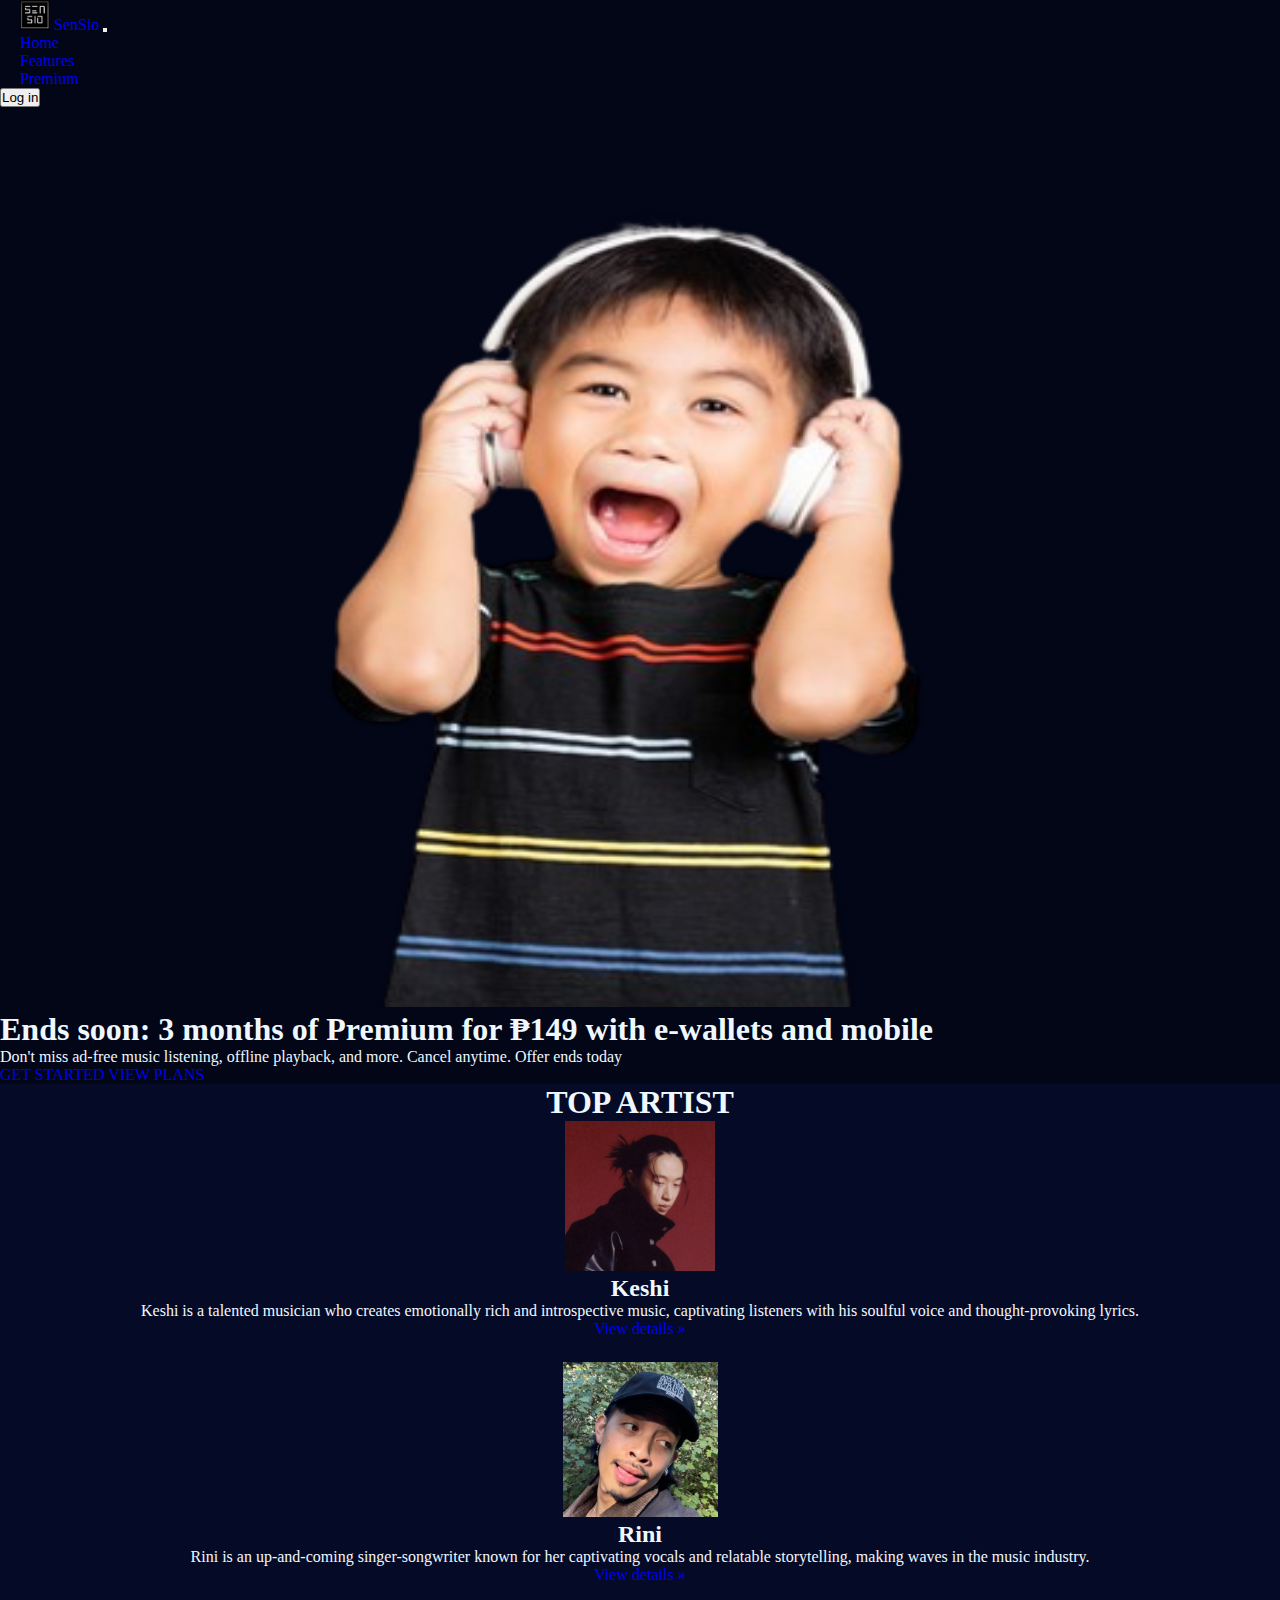
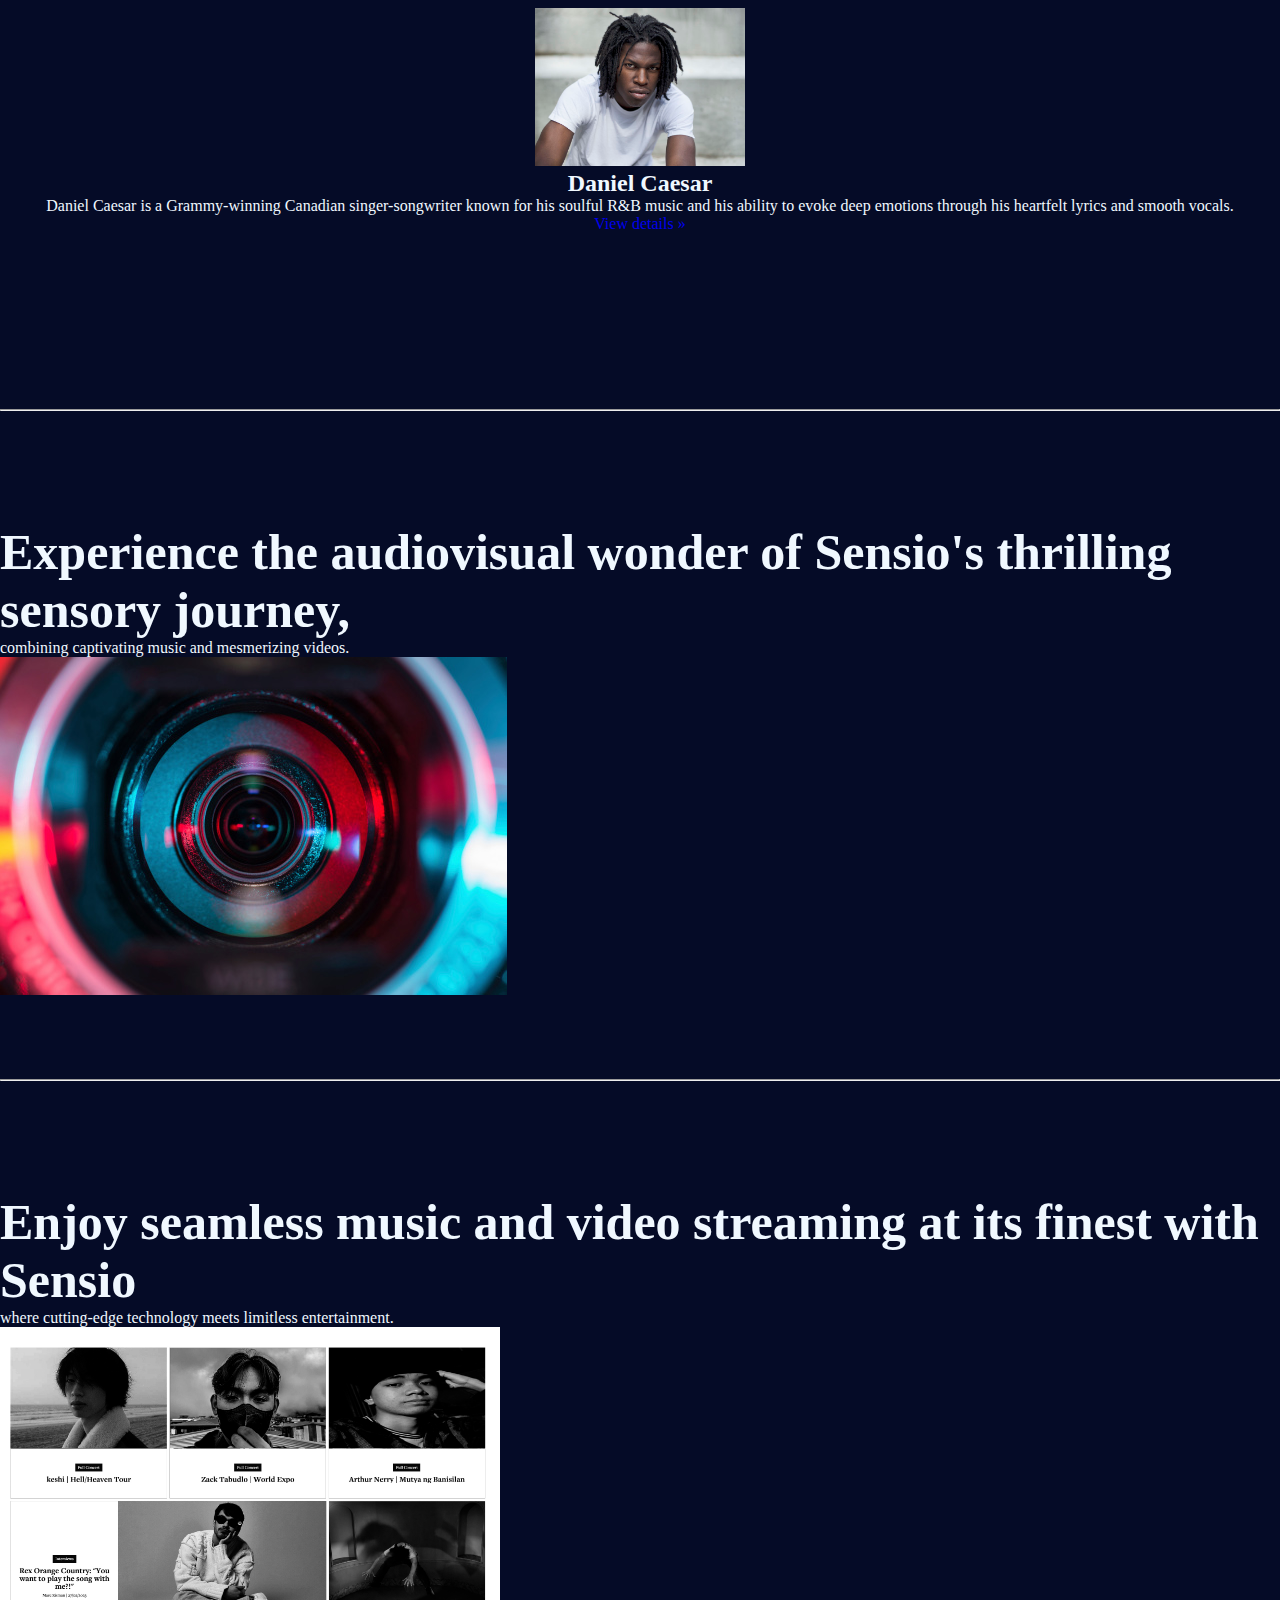
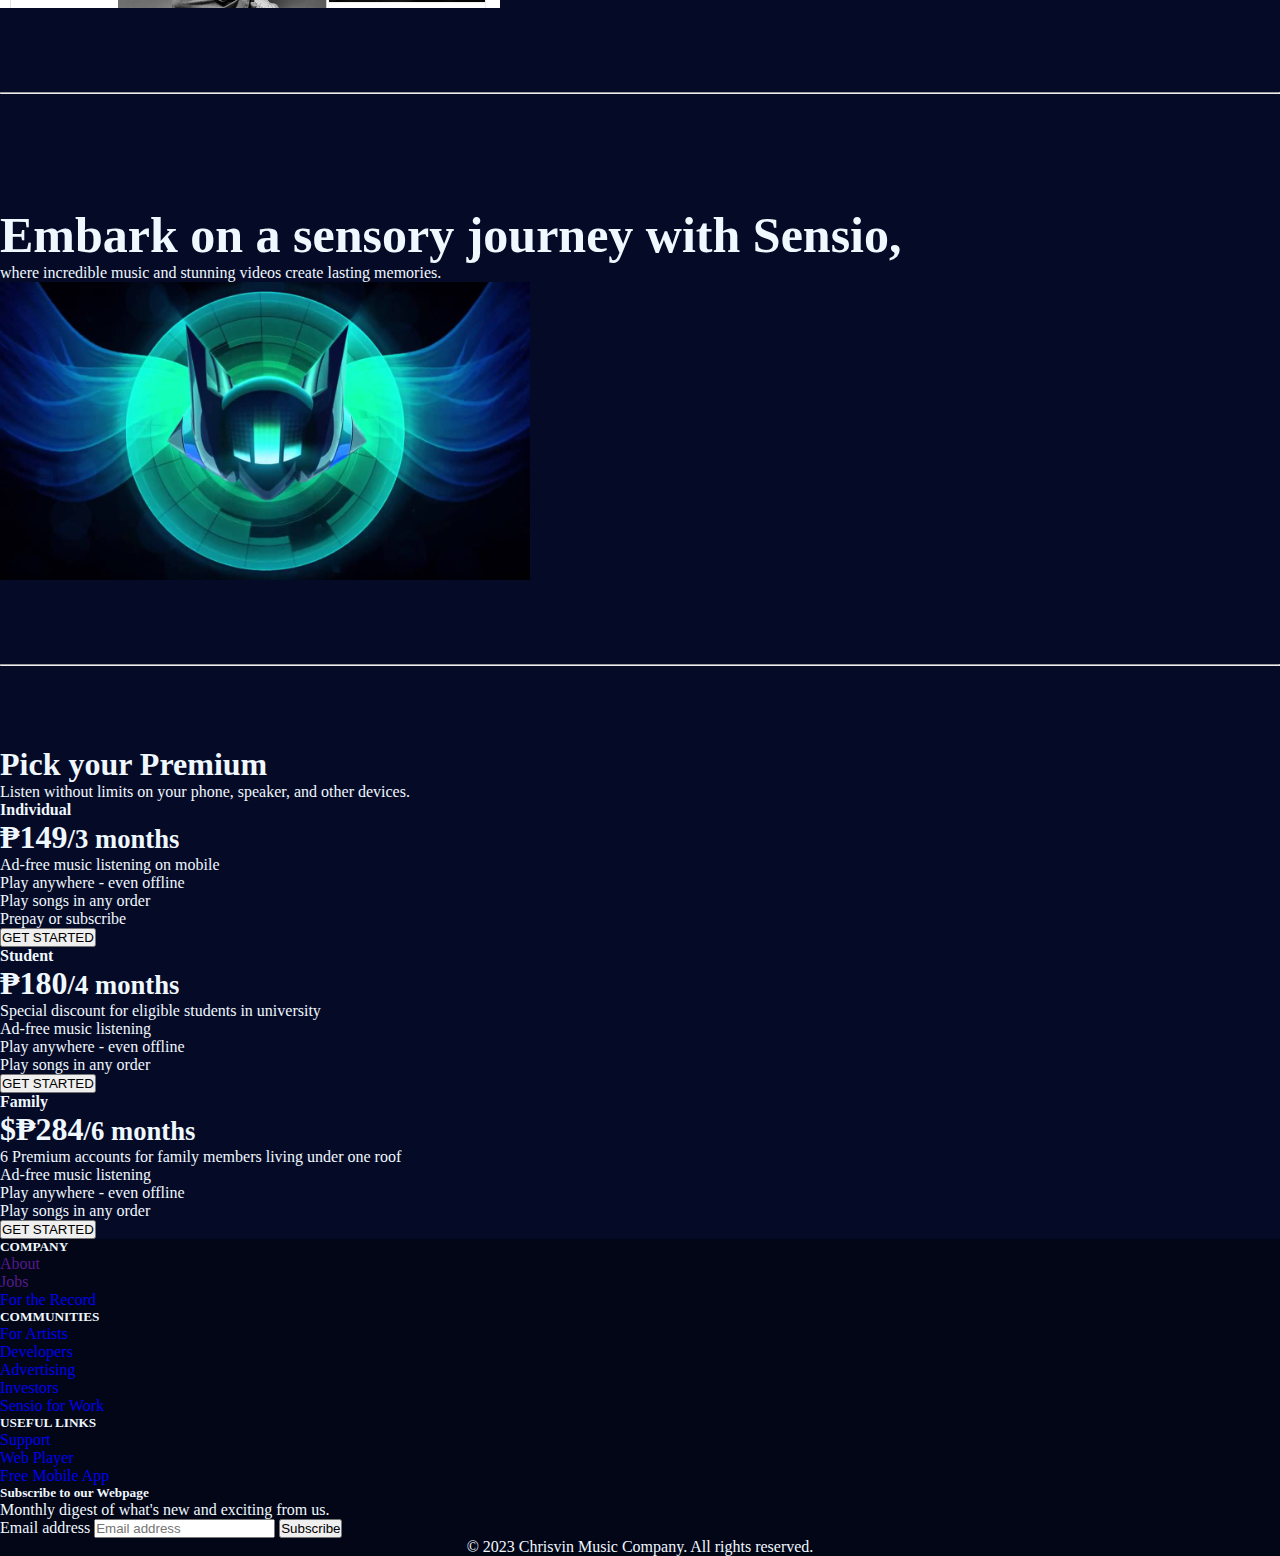
<file: index.html>
<!DOCTYPE html>
<html lang="en">
<head>
    <meta charset="UTF-8">
    <meta http-equiv="X-UA-Compatible" content="IE=edge">
    <meta name="viewport" content="width=hell, initial-scale=1.0">
    <title>SenSio </title>
    <link rel="shortcut icon" href="sensio-logo.png" type="image/x-icon">
    <link rel="stylesheet" href="sensiopage.css">
    <link rel="stylesheet" href="slider.css">
    <link href="https://cdn.jsdelivr.net/npm/bootstrap@5.3.0-alpha3/dist/css/bootstrap.min.css" rel="stylesheet" integrity="sha384-KK94CHFLLe+nY2dmCWGMq91rCGa5gtU4mk92HdvYe+M/SXH301p5ILy+dN9+nJOZ" crossorigin="anonymous">
    <link rel="stylesheet" href="https://cdn.jsdelivr.net/npm/bootstrap-icons@1.10.5/font/bootstrap-icons.css">

</head>
<body>

    <!-- navagation-->
    <header data-bs-theme="dark">
    <nav class="navbar navbar-expand-lg bg-body-tertiary fixed-top ">
        <div class="container">

                <!-- Logo and text-->
            <a class="navbar-brand ms-0" href="#">
                <img src="sensio-logo.png" alt="Logo" width="30" height="30" class="d-inline-block align-text-top">
                SenSio
              </a>

          <button class="navbar-toggler" type="button" data-bs-toggle="collapse" data-bs-target="#navbarScroll" aria-controls="navbarScroll" aria-expanded="false" aria-label="Toggle navigation">
            <span class="navbar-toggler-icon"></span>
          </button>
          <div class="collapse navbar-collapse" id="navbarScroll">
            <ul class="navbar-nav ms-auto my-2 my-lg-0 navbar-nav-scroll">

              <li class="nav-item">
                <a class="nav-link" href="#">Home</a>
              </li>
              <li class="nav-item">
                <a class="nav-link" href="#features">Features</a>
              </li>
              <li class="nav-item">
                <a class="nav-link" href="#premium">Premium</a>
              </li>
            </ul>
            <form class="d-flex ms-3" role="login">
              <button class="btn btn-success" type="button" onclick="location.href='login.html'">Log in</button>
            </form>
          </div>
        </div>
      </nav>

      

          </div>
        </form>

      </div>
    </header>




<!--hero-->
      <section>
        
        <div class="container col-xxl-8 px-6 py-4 pb-2">
          <div class="row flex-lg-row-reverse align-items-center g-5 py-5">
            <div class="col-10 col-sm-8 col-lg-6">
              <img src="heroto2.png" class="-block mx-lg-auto img-fluid" alt="Bootstrap Themes" width="1200" height="900" loading="lazy">
            </div>
            <div class="col-lg-6">
              <h1 class="display-5 fw-bold lh-1 mb-3">Ends soon: 3 months of <span class="text-warning">Premium</span> for ₱149 with e-wallets and mobile</h1>
              <p class="lead">Don't miss ad-free music listening, offline playback, and more. Cancel anytime.

                  Offer ends today</p>
              <div class="d-grid gap-2 d-md-flex justify-content-md-start">
                  <a href="#prem1" class="btn btn-success btn-lg px-4 me-md-2" onclick="location.href='login.html'">GET STARTED</a>
                  <a href="#premium" class="btn btn-outline-secondary btn-lg px-4">VIEW PLANS</a>       

              </div>
            </div>
          </div>
        </div>
      </section>

      <main data-bs-theme="dark">

      <div class="container marketing" id="artist">

        <h1 id="yoo" style="text-align: center;" class="px-4">TOP ARTIST</h1>

    
        <!-- Three columns of text below the carousel -->
        <div class="row">
          <div class="col-lg-4">
            <img src="pro1.jpg" alt="" width="150px">
            <h2 class="fw-normal">Keshi</h2>
            <p>Keshi is a talented musician who creates emotionally rich and introspective music, captivating listeners with his soulful voice and thought-provoking lyrics.
            </p>
            <p><a class="btn btn-success" href="#">View details &raquo;</a></p>
          </div><!-- /.col-lg-4 -->
          <div class="col-lg-4">
            <img src="pro2.jpg" alt="" width="155px">
    
            <h2 class="fw-normal">Rini</h2>
            <p>Rini is an up-and-coming singer-songwriter known for her captivating vocals and relatable storytelling, making waves in the music industry.
           </p>
            <p><a class="btn btn-success" href="#">View details &raquo;</a></p>
          </div><!-- /.col-lg-4 -->
          <div class="col-lg-4">
            <img src="pro3.jpg" alt="" width="210px">
            <h2 class="fw-normal">Daniel Caesar</h2>
            <p>Daniel Caesar is a Grammy-winning Canadian singer-songwriter known for his soulful R&B music and his ability to evoke deep emotions through his heartfelt lyrics and smooth vocals.
            </p>
            <p><a class="btn btn-success" href="#">View details &raquo;</a></p>
          </div><!-- /.col-lg-4 -->
        </div><!-- /.row -->
    

<br>

<br id="features">
<br>
<br>
      <hr class="featurette-divider" >
      
      <div class="container-fluid row featurette">
        <div class="col-md-7">
          <h2 class="featurette-heading fw-normal lh-1">
            Experience the audiovisual wonder of Sensio's thrilling sensory journey,</h2>
          <p class="lead">combining captivating music and mesmerizing videos.</p>
        </div>
        <div class="col-md-4">
          <img src="w1.jpg" alt="" class="img-fluid">
        </div>
      </div>
  
      <hr class="featurette-divider">
  
      <div class="row featurette">
        <div class="col-md-7 order-md-2">
          <h2 class="featurette-heading fw-normal lh-1">Enjoy seamless music and video streaming at its finest with Sensio</h2>
          <p class="lead">where cutting-edge technology meets limitless entertainment.</p>
        </div>
        <div class="col-md-5 order-md-1">
          <img src="bg.png" alt="" width="500px" class="img-fluid">
        </div>
      </div>
  
      <hr class="featurette-divider">
  
      <div class="row featurette">
        <div class="col-md-7">
          <h2 class="featurette-heading fw-normal lh-1">Embark on a sensory journey with Sensio, 
          </h2>
          <p class="lead">where incredible music and stunning videos create lasting memories.</p>
        </div>
        <div class="col-md-5">
          <img src="w3.jpg" alt="" width="530px" class="img-fluid">
        </div>
      </div>
  
      <hr class="featurette-divider">


      
      <!--plans-->
      <div class="pricing-header p-3 pb-md-4 mx-auto text-center" id="premium">
        <h1 class="display-4 fw-normal">Pick your Premium</h1>
        <p class="fs-5 text-body-secondary">Listen without limits on your phone, speaker, and other devices.</p>
      </div>
    </header>
  
    <main>
      <div class="row row-cols-1 row-cols-md-3 mb-3 text-center">
        <div class="col">
          <div class="card mb-4 rounded-3 shadow-sm">
            <div class="card-header py-3">
              <h4 class="my-0 fw-normal">Individual</h4>
            </div>
            <div class="card-body">
              <h1 class="card-title pricing-card-title">₱149<small class="text-body-secondary fw-light">/3 months</small></h1>
              <ul class="list-unstyled mt-3 mb-4">
                <li>Ad-free music listening on mobile</li>
                <li>Play anywhere - even offline</li>
                <li>Play songs in any order</li>
                <li>Prepay or subscribe</li>
              </ul>
              <button type="button" class="w-100 btn btn-lg btn-outline-success" >GET STARTED</button>
            </div>
          </div>
        </div>
        <div class="col">
          <div class="card mb-4 rounded-3 shadow-sm">
            <div class="card-header py-3">
              <h4 class="my-0 fw-normal">Student</h4>
            </div>
            <div class="card-body">
              <h1 class="card-title pricing-card-title">₱180<small class="text-body-secondary fw-light">/4 months</small></h1>
              <ul class="list-unstyled mt-3 mb-4">
                <li>Special discount for eligible students in university</li>
                <li>Ad-free music listening</li>
                <li>Play anywhere - even offline</li>
                <li>Play songs in any order</li>
              </ul>
              <button type="button" class="w-100 btn btn-lg btn-success">GET STARTED</button>
            </div>
          </div>
        </div>
        <div class="col">
          <div class="card mb-4 rounded-3 shadow-sm border-success">
            <div class="card-header py-3 text-bg-success border-success">
              <h4 class="my-0 fw-normal">Family</h4>
            </div>
            <div class="card-body">
              <h1 class="card-title pricing-card-title">$₱284<small class="text-body-secondary fw-light">/6 months</small></h1>
              <ul class="list-unstyled mt-3 mb-4">
                <li>6 Premium accounts for family members living under one roof</li>
                <li>Ad-free music listening</li>
                <li>Play anywhere - even offline</li>
                <li>Play songs in any order</li>
              </ul>
              <button type="button" class="w-100 btn btn-lg btn-success">GET STARTED</button>
            </div>
          </div>
        </div>
      </div>
    </main>


      <div class="container2 bg-dark pt-3 ps-5 pe-5">

          <div class="row">
            <div class="col-6 col-md-2 mb-3">
              <h5>COMPANY</h5>
              <ul class="nav flex-column">
                <li class="nav-item mb-2"><a href="" class="nav-link p-0 text-body-secondary">About</a></li>
                <li class="nav-item mb-2"><a href="" class="nav-link p-0 text-body-secondary">Jobs</a></li>
                <li class="nav-item mb-2"><a href="#" class="nav-link p-0 text-body-secondary">For the Record</a></li>
              </ul>
            </div>
      
            <div class="col-6 col-md-2 mb-3">
              <h5>COMMUNITIES</h5>
              <ul class="nav flex-column">
                <li class="nav-item mb-2"><a href="#yoo" class="nav-link p-0 text-body-secondary">For Artists</a></li>
                <li class="nav-item mb-2"><a href="#" class="nav-link p-0 text-body-secondary">Developers</a></li>
                <li class="nav-item mb-2"><a href="#yoo" class="nav-link p-0 text-body-secondary">Advertising</a></li>
                <li class="nav-item mb-2"><a href="#" class="nav-link p-0 text-body-secondary">Investors</a></li>
                <li class="nav-item mb-2"><a href="#" class="nav-link p-0 text-body-secondary">Sensio for Work</a></li>
              </ul>
            </div>
      
            <div class="col-6 col-md-2 mb-3">
              <h5>USEFUL LINKS</h5>
              <ul class="nav flex-column">
                <li class="nav-item mb-2"><a href="#" class="nav-link p-0 text-body-secondary">Support</a></li>
                <li class="nav-item mb-2"><a href="#" class="nav-link p-0 text-body-secondary">Web Player</a></li>
                <li class="nav-item mb-2"><a href="#" class="nav-link p-0 text-body-secondary">Free Mobile App</a></li>

              </ul>
            </div>
      
            <div class="col-md-5 offset-md-1 mb-3">
              <form>
                <h5>Subscribe to our Webpage</h5>
                <p>Monthly digest of what's new and exciting from us.</p>
                <div class="d-flex flex-column flex-sm-row w-100 gap-2">
                  <label for="newsletter1" class="visually-hidden">Email address</label>
                  <input id="newsletter1" type="text" class="form-control" placeholder="Email address">
                  <button class="btn btn-success" type="button">Subscribe</button>
                </div>
              </form>
            </div>
          </div>
    
 
              <div class="copyright">
        <p>&copy; 2023 Chrisvin Music Company. All rights reserved.</p>
      </div>
      </div>
    </body>



    <script src="https://cdn.jsdelivr.net/npm/bootstrap@5.3.0-alpha3/dist/js/bootstrap.bundle.min.js" integrity="sha384-ENjdO4Dr2bkBIFxQpeoTz1HIcje39Wm4jDKdf19U8gI4ddQ3GYNS7NTKfAdVQSZe" crossorigin="anonymous"></script>
</html>
</file>
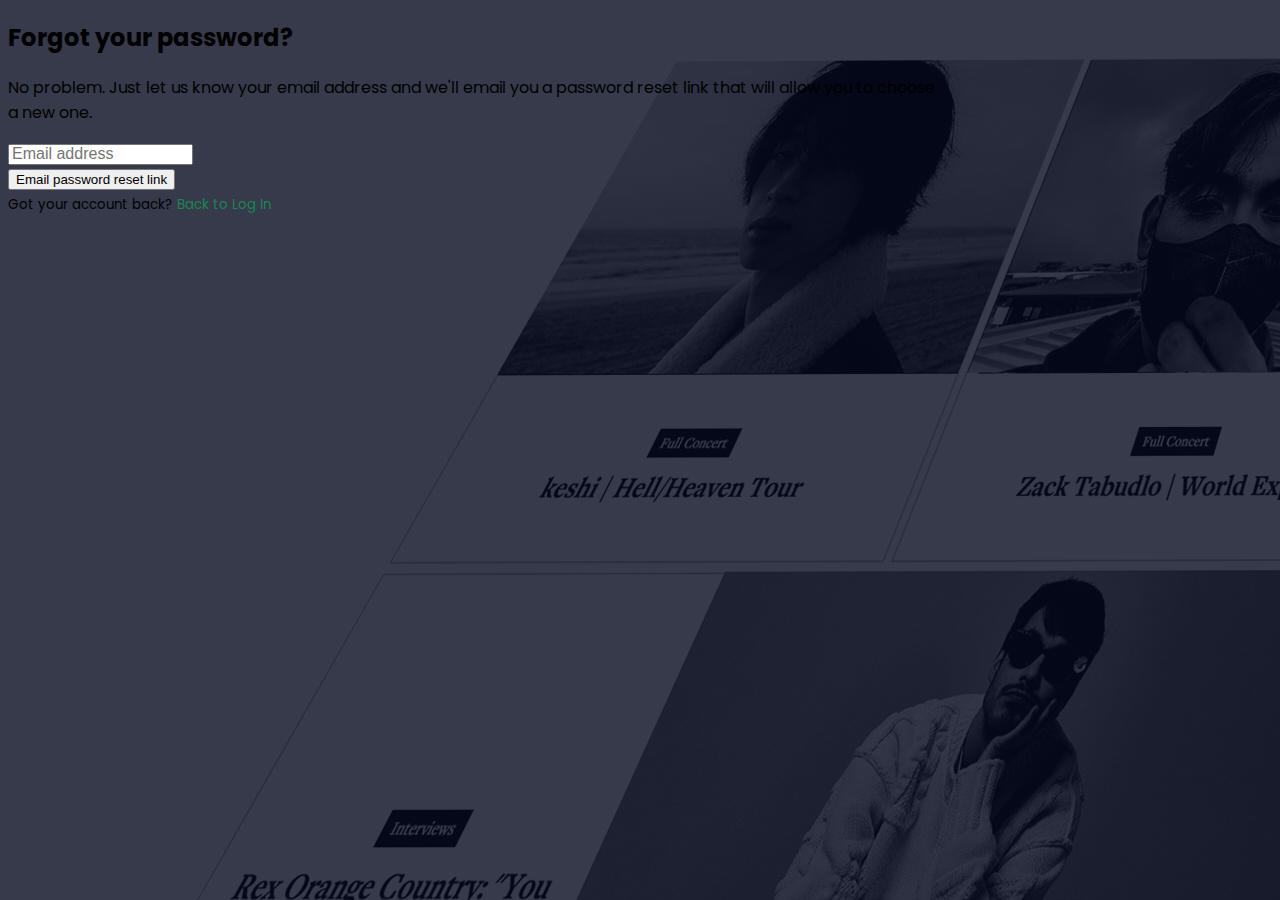
<file: forgot.html>
<!DOCTYPE html>
<html lang="en">
<head>
    <meta charset="UTF-8">
    <meta http-equiv="X-UA-Compatible" content="IE=edge">
    <meta name="viewport" content="width=device-width, initial-scale=1.0">
    <link href="https://cdn.jsdelivr.net/npm/bootstrap@5.1.3/dist/css/bootstrap.min.css" rel="stylesheet" integrity="sha384-1BmE4kWBq78iYhFldvKuhfTAU6auU8tT94WrHftjDbrCEXSU1oBoqyl2QvZ6jIW3" crossorigin="anonymous">
    <link rel="stylesheet" href="styles.css">
    <link rel="stylesheet" href="https://cdnjs.cloudflare.com/ajax/libs/font-awesome/6.4.0/css/all.min.css">
    <link rel="icon" href="logotop.png" type="image/x-icon"/>
    <title>SenSio</title>
</head>
<body>
    <!----------------------- Main Container -------------------------->
     <div class="container d-flex justify-content-center align-items-center min-vh-100" id="header">
    <!----------------------- Login Container -------------------------->
       <div class="row border rounded-5 p-3 bg-white shadow box-area ">

       <div class="col-md-12 ">
          <div class="row align-items-center">
                <div class="header-text mb-3">
                     <h2>Forgot your password?</h2>
                     <p>No problem. Just let us know your email address and we'll email you a password reset link that will allow you to choose a new one.</p>
                </div>
                <form id="forgot">
                <div class="input-group mb-3">
                    <input type="email" id="email" class="form-control form-control-lg bg-light fs-6" placeholder="Email address">
                </div>

                <div class="input-group mb-2">
                    <button class="btn btn-lg btn-success w-100 fs-6">Email password reset link</button>
                </div>
                <div class="input-group d-flex">
                    <div class="forgot">
                        <small>Got your account back? <a href="login.html" class="linkk">Back to Log In</a></small>
                    </div>
                </div>
            </form>
          </div>
       </div> 
      </div>
    </div>
    <script src="script.js"></script>
</body>
</html>
</file>
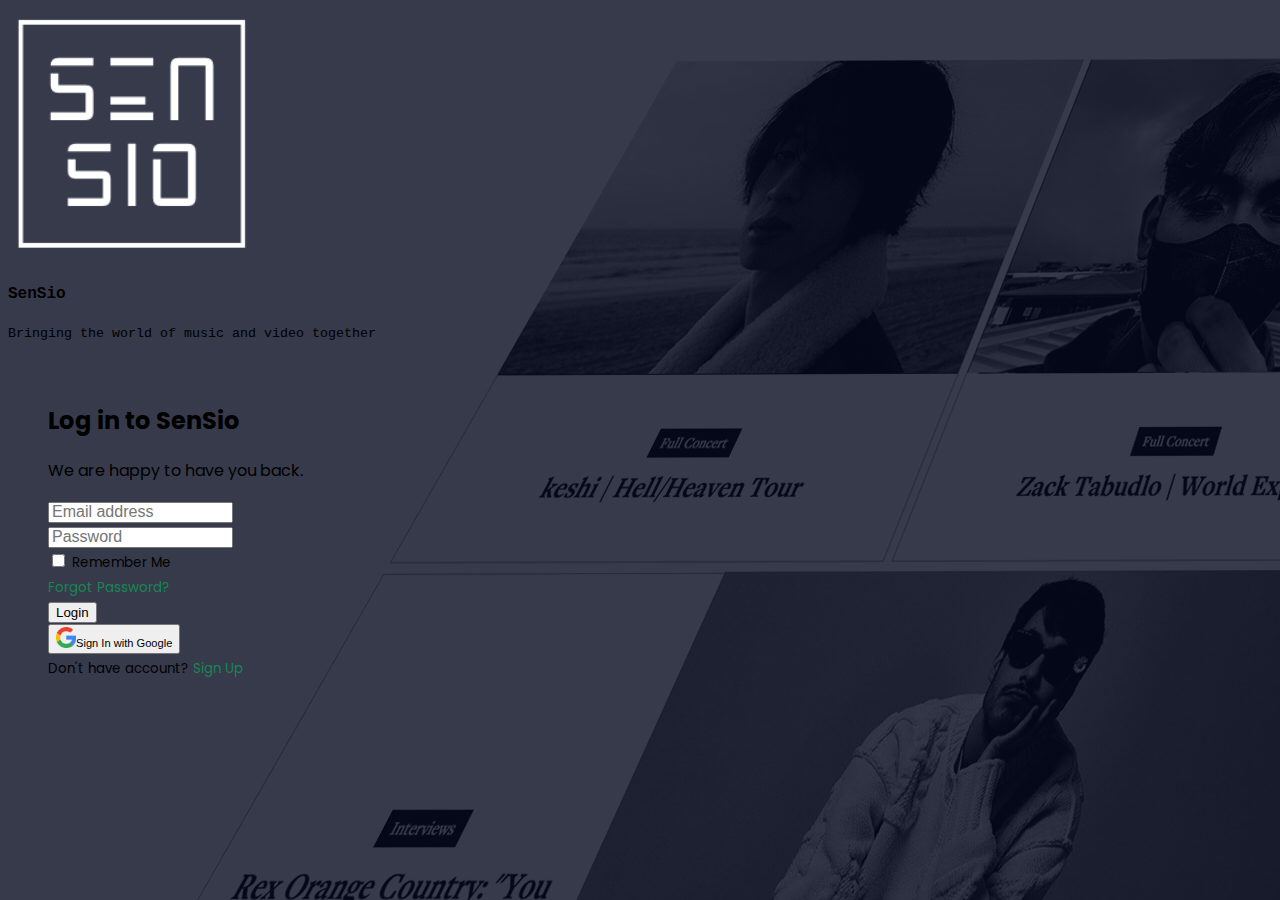
<file: login.html>
<!DOCTYPE html>
<html lang="en">
<head>
    <meta charset="UTF-8">
    <meta http-equiv="X-UA-Compatible" content="IE=edge">
    <meta name="viewport" content="width=device-width, initial-scale=1.0">
    <link href="https://cdn.jsdelivr.net/npm/bootstrap@5.1.3/dist/css/bootstrap.min.css" rel="stylesheet" integrity="sha384-1BmE4kWBq78iYhFldvKuhfTAU6auU8tT94WrHftjDbrCEXSU1oBoqyl2QvZ6jIW3" crossorigin="anonymous">
    <link rel="stylesheet" href="styles.css">
    <link rel="stylesheet" href="https://cdnjs.cloudflare.com/ajax/libs/font-awesome/6.4.0/css/all.min.css">
    <link rel="icon" href="logotop.png" type="image/x-icon"/>
    <title>SenSio</title>
</head>
<body>
    <!----------------------- Main Container -------------------------->
     <div class="container d-flex justify-content-center align-items-center min-vh-100" id="header">
    <!----------------------- Login Container -------------------------->
       <div class="row border rounded-5 p-3 bg-white shadow box-area">
    <!--------------------------- Left Box ----------------------------->
       <div class="col-md-6 rounded-4 d-flex justify-content-center align-items-center flex-column left-box bg-success">
           <div class="featured-image mb-3">
            <img src="logo.png" class="img-fluid" style="width: 250px;">
           </div>
           <p class="text-white fs-2" style="font-family: 'Courier New', Courier, monospace; font-weight: 600;">SenSio</p>
           <small class="text-white text-wrap text-center" style="width: 25rem;font-family: 'Courier New', Courier, monospace;">Bringing the world of music and video together</small>
       </div> 
    <!-------------------- ------ Right Box ---------------------------->
        
       <div class="col-md-6 right-box">
          <div class="row align-items-center">
                <div class="header-text mb-4">
                     <h2>Log in to SenSio</h2>
                     <p>We are happy to have you back.</p>
                </div>
                <form id="loginForm">
                <div class="input-group mb-3">
                    <input type="email" id="email" class="form-control form-control-lg bg-light fs-6" placeholder="Email address">
                </div>
                <div class="input-group mb-1">
                    <input type="password" id="password" class="form-control form-control-lg bg-light fs-6" placeholder="Password">
                </div>
                <div class="input-group mb-5 d-flex justify-content-between">
                    <div class="form-check">
                        <input type="checkbox" class="form-check-input" id="formCheck">
                        <label for="formCheck" class="form-check-label text-secondary"><small>Remember Me</small></label>
                    </div>
                    <div class="forgot">
                        <small><a href="forgot.html" class="linkk">Forgot Password?</a></small>
                    </div>
                </div>
                <div class="input-group mb-3" >
                    <button class="btn btn-lg btn-success w-100 fs-6">Login</button>
                    <!-- onclick="location.href='registration.html'" -->
                </div>
            </form>

            <form id="google">
                <div class="input-group mb-3">
                    <button class="btn btn-lg btn-light w-100 fs-6" onclick="loginWithGoogle()"  ><img src="google.png" style="width:20px" class="me-2"><small>Sign In with Google</small></button>
                </div>
            </form>
                <div class="row">
                    <small>Don't have account? <a href="signup.html" class="linkk">Sign Up</a></small>
                </div>
            
          </div>
       </div> 
      </div>
    </div>
    <script src="script.js"></script>
    <script>
        function loginWithGoogle() {
            event.preventDefault();
            alert("Login successful! Redirecting to the dashboard...");
            window.location.href = "dashboard.html";
        }
        

    </script>
</body>
</html>
</file>
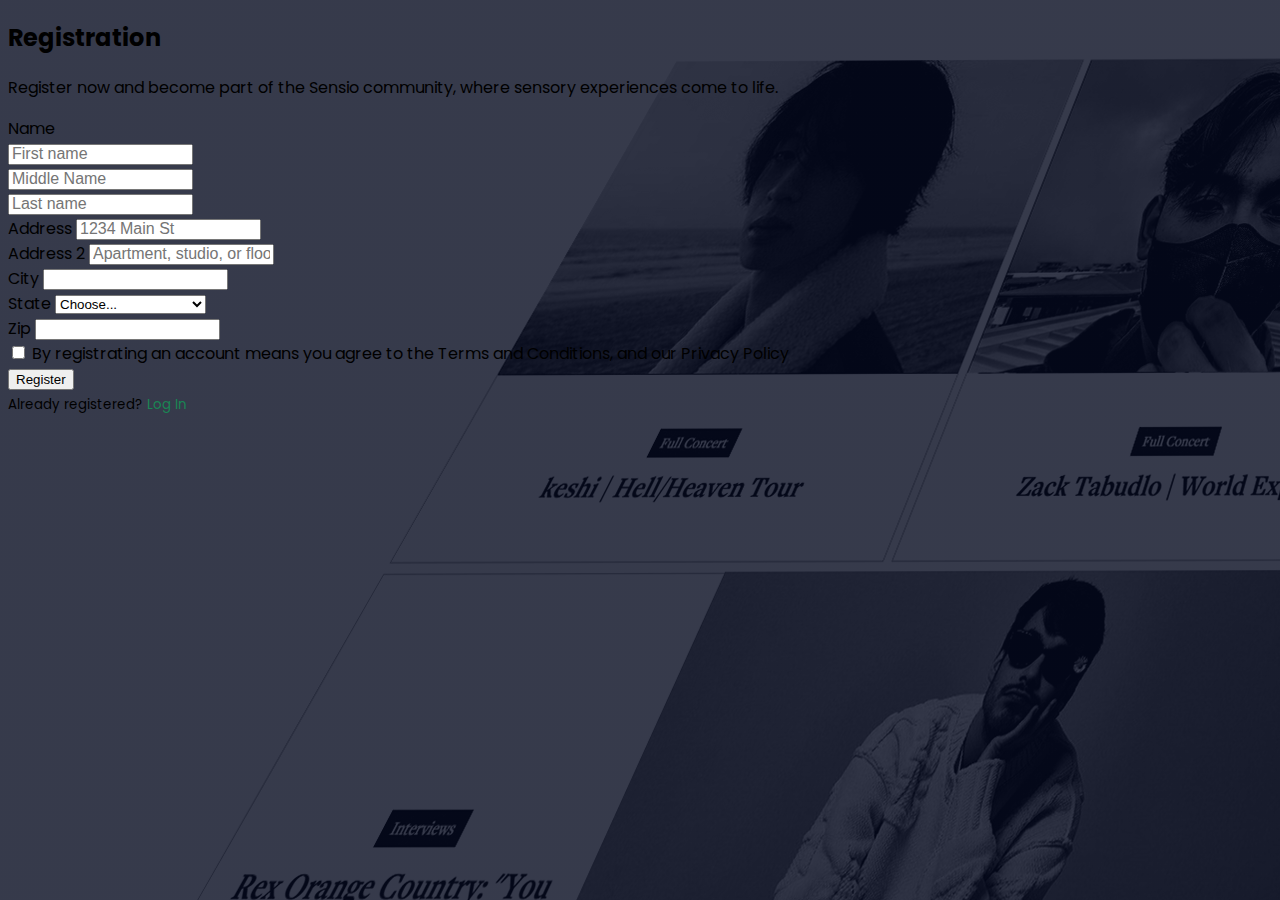
<file: registration.html>
<!DOCTYPE html>
<html lang="en">
  <head>
    <meta charset="UTF-8" />
    <meta http-equiv="X-UA-Compatible" content="IE=edge" />
    <meta name="viewport" content="width=device-width, initial-scale=1.0" />
    <link
      href="https://cdn.jsdelivr.net/npm/bootstrap@5.1.3/dist/css/bootstrap.min.css"
      rel="stylesheet"
      integrity="sha384-1BmE4kWBq78iYhFldvKuhfTAU6auU8tT94WrHftjDbrCEXSU1oBoqyl2QvZ6jIW3"
      crossorigin="anonymous"
    />
    <link rel="stylesheet" href="styles.css" />
    <link
      rel="stylesheet"
      href="https://cdnjs.cloudflare.com/ajax/libs/font-awesome/6.4.0/css/all.min.css"
    />
    <link rel="icon" href="logotop.png" type="image/x-icon" />
    <title>SenSio</title>
  </head>
  <body>
    <!----------------------- Main Container -------------------------->
    <div
      class="container d-flex justify-content-center align-items-center min-vh-100"
      id="header"
    >
      <!----------------------- Login Container -------------------------->
      <div class="row border rounded-5 p-3 bg-white shadow box-area">
        <div class="col-md-12">
          <div class="row align-items-center">
            <div class="header-text mb-4">
              <h2>Registration</h2>
              <p>
                Register now and become part of the Sensio community, where
                sensory experiences come to life.
              </p>
            </div>
            <form id="registration">
              <div class="row mb-2">
                <label for="inputName">Name</label>
                <div class="col">
                  <input
                    type="text"
                    class="form-control"
                    id="inputNameFirst"
                    placeholder="First name"
                  />
                </div>
                <div class="col">
                  <input
                    type="text"
                    class="form-control"
                    id="inputNameMiddle"
                    placeholder="Middle Name"
                  />
                </div>
                <div class="col">
                  <input
                    type="text"
                    class="form-control"
                    id="inputNameLast"
                    placeholder="Last name"
                  />
                </div>
              </div>

              <div class="form-group mb-2">
                <label for="inputAddress">Address</label>
                <input
                  type="text"
                  class="form-control"
                  id="inputAddress"
                  placeholder="1234 Main St"
                />
              </div>
              <div class="form-group mb-2">
                <label for="inputAddress2">Address 2</label>
                <input
                  type="text"
                  class="form-control"
                  id="inputAddress2"
                  placeholder="Apartment, studio, or floor"
                />
              </div>
              <div class="form-row">
                <div class="form-group col-md-6 mb-2">
                  <label for="inputCity">City</label>
                  <input type="text" class="form-control" id="inputCity" />
                </div>
                <div class="form-group col-md-4 mb-2">
                  <label for="inputState ">State</label>
                  <select id="inputState" class="form-control">
                    <option selected>Choose...</option>
                    <option>Abra</option>
                    <option>Agusan del Norte</option>
                    <option>Agusan del Sur</option>
                    <option>Aklan</option>
                    <option>Albay</option>
                    <option>Antique</option>
                    <option>Apayao</option>
                    <option>Aurora</option>
                    <option>Basilan</option>
                    <option>Bataan</option>
                    <option>Batanes</option>
                    <option>Batangas</option>
                    <option>Benguet</option>
                    <option>Biliran</option>
                    <option>Bohol</option>
                    <option>Bukidnon</option>
                    <option>Bulacan</option>
                    <option>Cagayan</option>
                    <option>Camarines Norte</option>
                    <option>Camarines Sur</option>
                    <option>Camiguin</option>
                    <option>Capiz</option>
                    <option>Catanduanes</option>
                    <option>Cavite</option>
                    <option>Cebu</option>
                    <option>Compostela Valley</option>
                    <option>Cotabato</option>
                    <option>Davao del Norte</option>
                    <option>Davao del Sur</option>
                    <option>Davao Occidental</option>
                    <option>Davao Oriental</option>
                    <option>Dinagat Islands</option>
                    <option>Eastern Samar</option>
                    <option>Guimaras</option>
                    <option>Ifugao</option>
                    <option>Ilocos Norte</option>
                    <option>Ilocos Sur</option>
                    <option>Iloilo</option>
                    <option>Isabela</option>
                    <option>Kalinga</option>
                    <option>La Union</option>
                    <option>Laguna</option>
                    <option>Lanao del Norte</option>
                    <option>Lanao del Sur</option>
                    <option>Leyte</option>
                    <option>Maguindanao</option>
                    <option>Marinduque</option>
                    <option>Masbate</option>
                    <option>Misamis Occidental</option>
                    <option>Misamis Oriental</option>
                    <option>Mountain Province</option>
                    <option>Negros Occidental</option>
                    <option>Negros Oriental</option>
                    <option>Northern Samar</option>
                    <option>Nueva Ecija</option>
                    <option>Nueva Vizcaya</option>
                    <option>Occidental Mindoro</option>
                    <option>Oriental Mindoro</option>
                    <option>Palawan</option>
                    <option>Pampanga</option>
                    <option>Pangasinan</option>
                    <option>Quezon</option>
                    <option>Quirino</option>
                    <option>Rizal</option>
                    <option>Romblon</option>
                    <option>Samar</option>
                    <option>Sarangani</option>
                    <option>Siquijor</option>
                    <option>Sorsogon</option>
                    <option>South Cotabato</option>
                    <option>Southern Leyte</option>
                    <option>Sultan Kudarat</option>
                    <option>Sulu</option>
                    <option>Surigao del Norte</option>
                    <option>Surigao del Sur</option>
                    <option>Tarlac</option>
                    <option>Tawi-Tawi</option>
                    <option>Zambales</option>
                    <option>Zamboanga del Norte</option>
                    <option>Zamboanga del Sur</option>
                    <option>Zamboanga Sibugay</option>
                  </select>
                </div>
                <div class="form-group col-md-2 mb-3">
                  <label for="inputZip">Zip</label>
                  <input type="number" class="form-control" id="inputZip" />
                </div>
              </div>
              <div class="form-group mb-2">
                <div class="form-check">
                  <input
                    class="form-check-input"
                    type="checkbox"
                    id="gridCheck"
                  />
                  <label class="form-check-label" for="gridCheck">
                    By registrating an account means you agree to the Terms and
                    Conditions, and our Privacy Policy
                  </label>
                </div>
              </div>
              <div
                class="form-group d-flex align-items-center justify-content-between"
              >
                <button type="submit" class="btn btn-success col-md-3">
                  Register
                </button>
                <div class="row me-2">
                  <small
                    >Already registered? <a href="login.html" class="linkk">Log In</a></small
                  >
                </div>
              </div>
            </form>
          </div>
        </div>
      </div>
    </div>
    <script src="script.js"></script>
  </body>
</html>
</file>
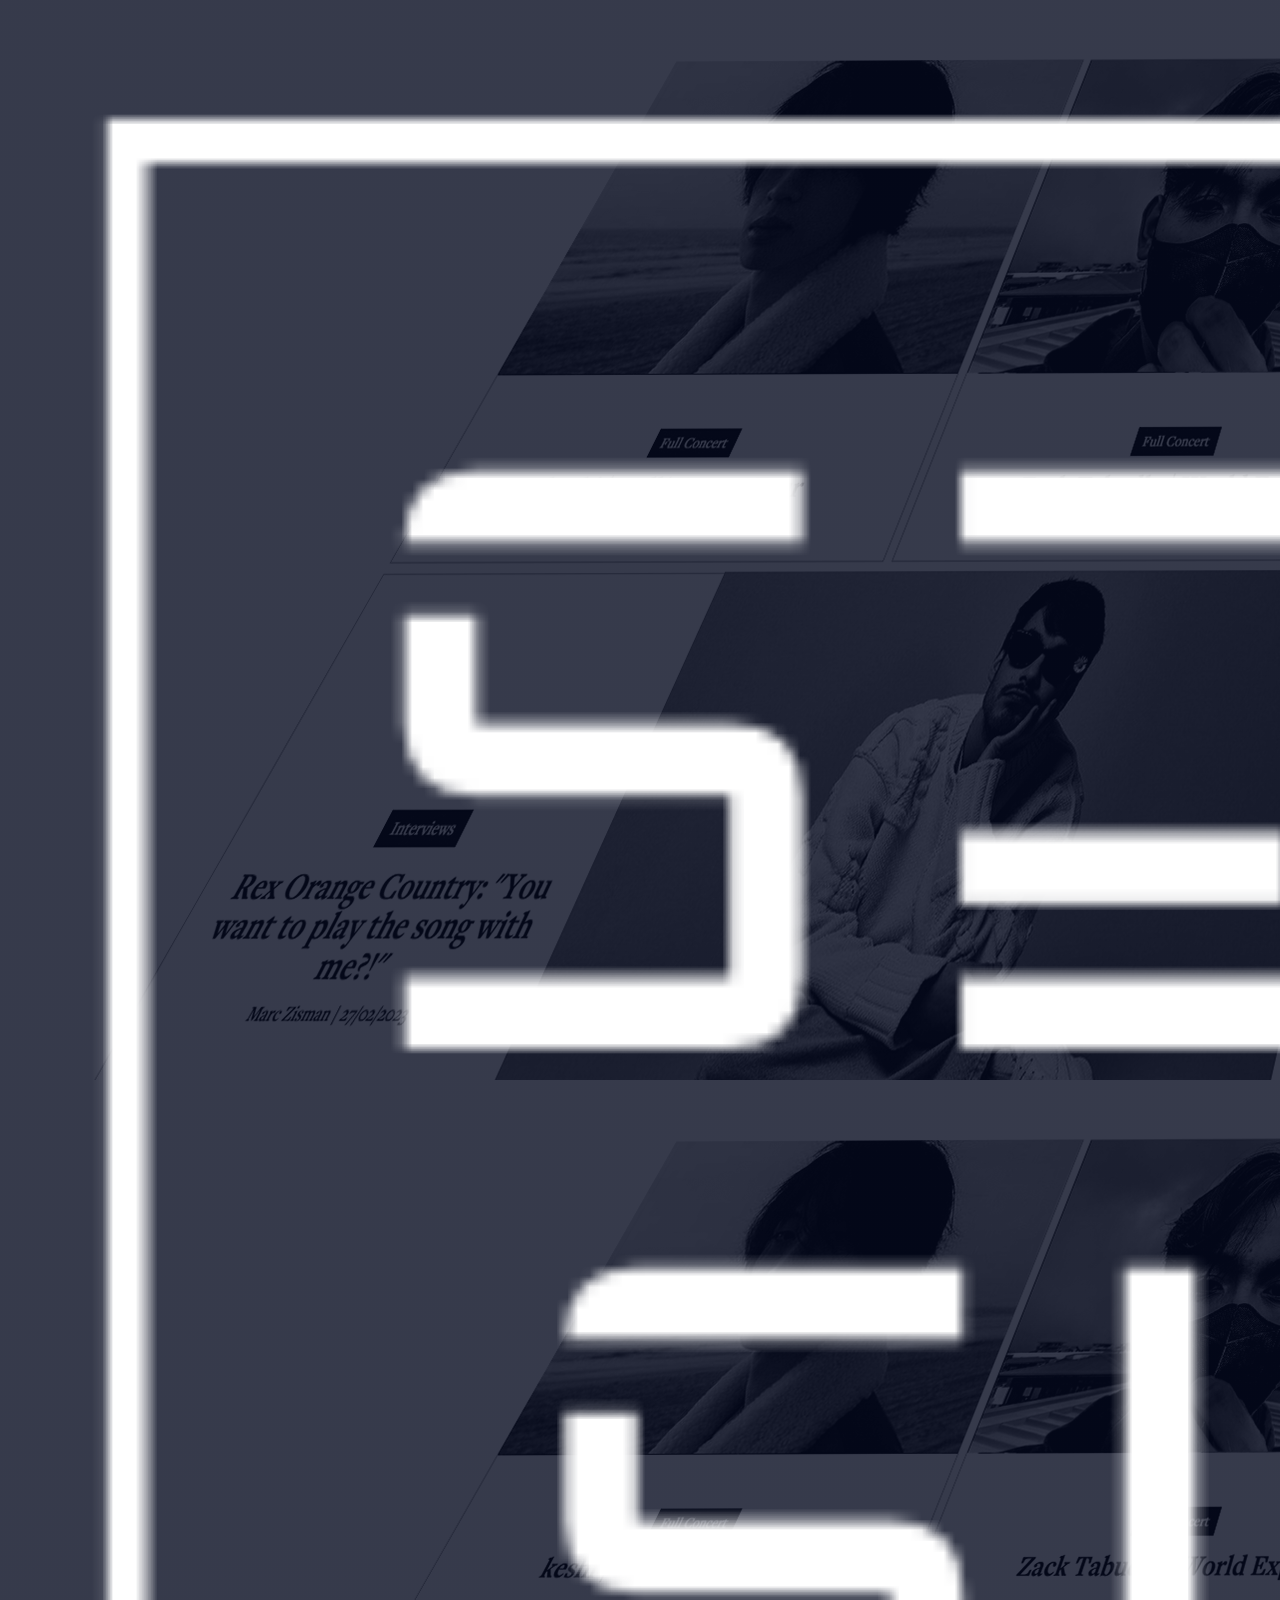
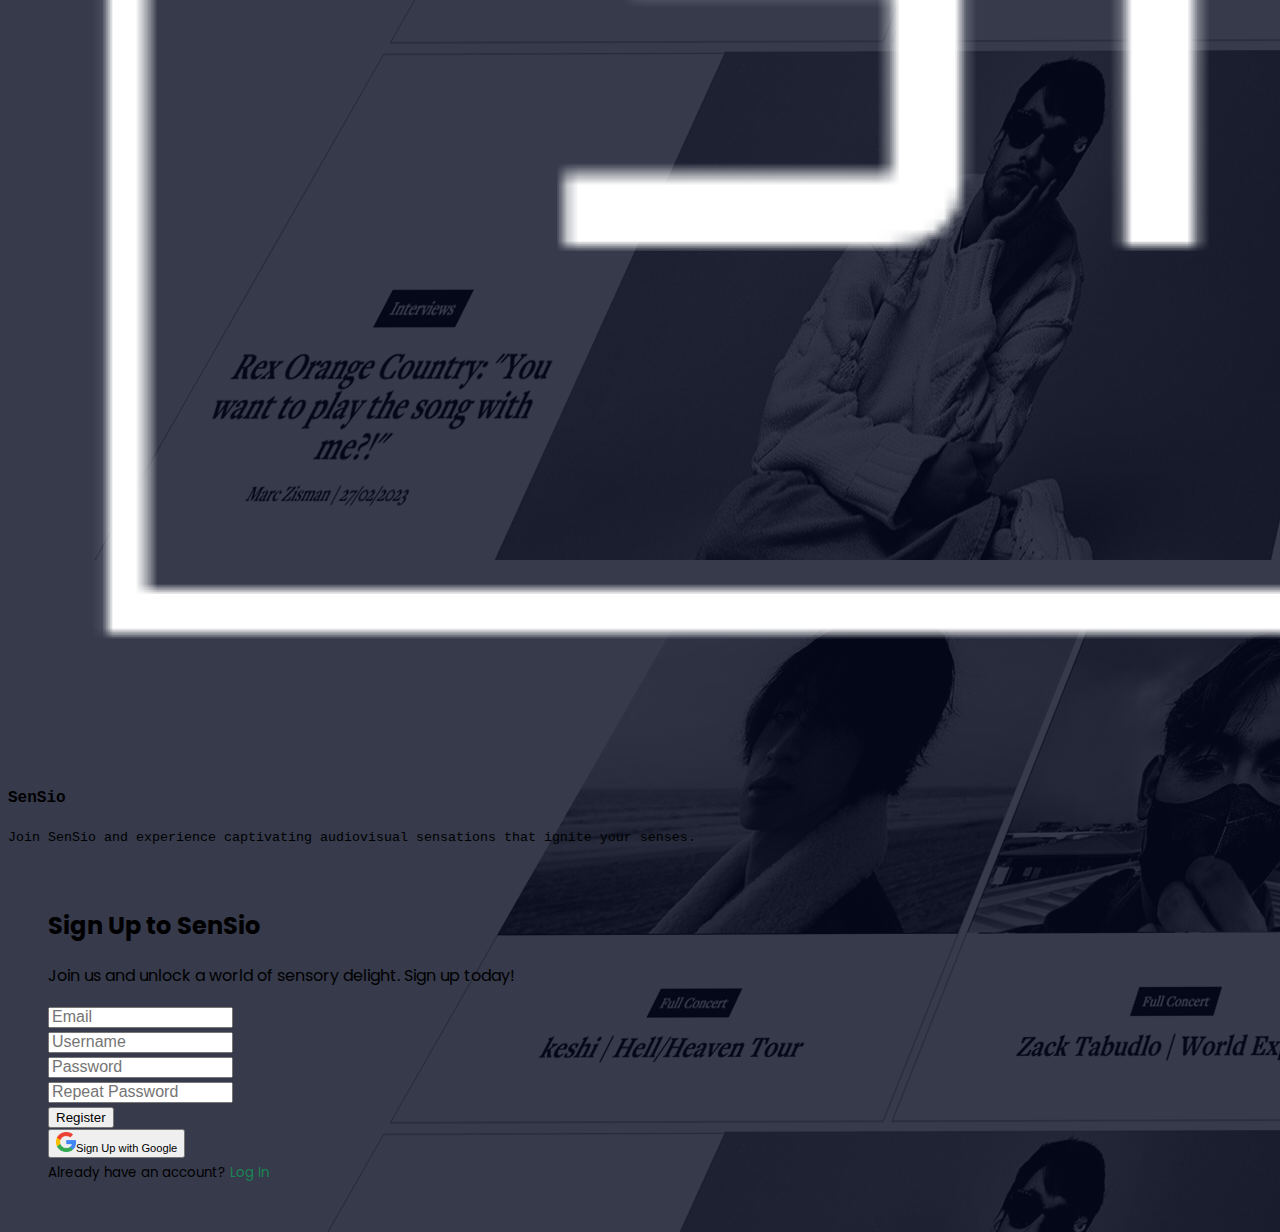
<file: signup.html>
<!DOCTYPE html>
<html lang="en">
<head>
    <meta charset="UTF-8">
    <meta http-equiv="X-UA-Compatible" content="IE=edge">
    <meta name="viewport" content="width=device-width, initial-scale=1.0">
    <link href="https://cdn.jsdelivr.net/npm/bootstrap@5.1.3/dist/css/bootstrap.min.css" rel="stylesheet" integrity="sha384-1BmE4kWBq78iYhFldvKuhfTAU6auU8tT94WrHftjDbrCEXSU1oBoqyl2QvZ6jIW3" crossorigin="anonymous">
    <link rel="stylesheet" href="styles.css">
    <link rel="stylesheet" href="https://cdnjs.cloudflare.com/ajax/libs/font-awesome/6.4.0/css/all.min.css">

    <title>SenSio</title>
</head>
<body>
    <!----------------------- Main Container -------------------------->
     <div class="container d-flex justify-content-center align-items-center min-vh-100" id="header">
    <!----------------------- Login Container -------------------------->
       <div class="row border rounded-5 p-3 bg-white shadow box-area">
    <!--------------------------- Left Box ----------------------------->
       <div class="col-md-6 rounded-4 d-flex justify-content-center align-items-center flex-column left-box bg-success">
           <div class="featured-image mb-3">
            <img src="logo.png" class="img-fluid" style="width: 250%;">
           </div>
           <p class="text-white fs-2" style="font-family: 'Courier New', Courier, monospace; font-weight: 600;">SenSio</p>
           <small class="text-white text-wrap text-center" style="width: 25rem;font-family: 'Courier New', Courier, monospace;">Join SenSio and experience captivating audiovisual sensations that ignite your senses.</small>
       </div> 
    <!-------------------- ------ Right Box ---------------------------->
        
       <div class="col-md-6 right-box">
          <div class="row align-items-center">
                <div class="header-text mb-4">
                     <h2>Sign Up to SenSio</h2>
                     <p>Join us and unlock a world of sensory delight. Sign up today!</p>
                </div>
                <form id="signupForm">
                <div class="input-group mb-3">
                    <input type="email" id="email" class="form-control bg-light fs-6" placeholder="Email">
                </div>
                <div class="input-group mb-3">
                    <input type="text" id="username"class="form-control form-control-lg bg-light fs-6" placeholder="Username">
                </div>
                <div class="input-group mb-3">
                    <input type="password" id="password" class="form-control form-control-lg bg-light fs-6" placeholder="Password">
                </div>
                <div class="input-group mb-4">
                    <input type="password" id="repeatPassword" class="form-control form-control-lg bg-light fs-6" placeholder="Repeat Password">
                </div>

                <div class="input-group mb-3" >
                    <button class="btn btn-lg btn-success w-100 fs-6" >Register</button>
                </div>
            </form>
            <form id="google">
                <div class="input-group mb-3">
                    <button class="btn btn-lg btn-light w-100 fs-6" onclick="loginWithGoogle()"  ><img src="google.png" style="width:20px" class="me-2"><small>Sign Up with Google</small></button>
                </div>
            </form>
                <div class="row">
                    <small>Already have an account? <a href="login.html" class="linkk">Log In</a></small>
                </div>
          </div>
       </div> 
      </div>
    </div>
    <script src="script.js"></script>
    <script>
        function loginWithGoogle() {
            event.preventDefault();
            alert("Congratulations! Your signup is complete! You will now be redirected to the registration page.");
            window.location.href = "registration.html";
        }
        

    </script>
</body>
</html>
</file>
<file: sensiopage.css>
*{
    margin: 0;
    padding: 0;
    box-sizing: border-box;
    text-decoration: none;
}
body{
    background-color: #020617;

}
nav.navbar a{
    margin-left: 20px;
}




section{
    color: aliceblue;
    background-color: #020617;
}


nav.btnLogin{
    width: 130px;
    height: 50px;
    background: transparent;
    border: 2px solid;
    outline: none;
    border-radius: 6px;
    cursor: pointer;
    font-size: 1.1em;
    color: azure;
    font-weight: 500;
    margin-left: 40px;
}

main{
    color: aliceblue;
    background-color: #050b27;
}


div.container2{
    background-color: #020617;


}

section.slide{
    background-color: #020617;
}





div.containerz h1{
    text-align: center;
}

div.copyright{
    text-align: center;
}
</file>
<file: slider.css>
/* GLOBAL STYLES
-------------------------------------------------- */
/* Padding below the footer and lighter body text */

body {
    
    color: rgb(var(--bs-tertiary-color-rgb));
  }
  
  .carousel {
    margin-bottom: 4rem;
  }
  .carousel-caption {
    bottom: 3rem;
    z-index: 10;
  }
  
  .carousel-item {
    height: 32rem;
  }
  
  

  .marketing .col-lg-4 {
    margin-bottom: 1.5rem;
    text-align: center;
  }
  .marketing .col-lg-4 p {
    margin-right: .75rem;
    margin-left: .75rem;
  }
  

  
  .featurette-divider {
    margin: 5rem 0; /* Space out the Bootstrap <hr> more */
  }
 
  
  @media (min-width: 40em) {
    /* Bump up size of carousel content */
    .carousel-caption p {
      margin-bottom: 1.25rem;
      font-size: 1.25rem;
      line-height: 1.4;
    }
  
    .featurette-heading {
      font-size: 50px;
    }
  }
  
  @media (min-width: 62em) {
    .featurette-heading {
      margin-top: 7rem;
    }
  }
</file>
<file: styles.css>
@import url('https://fonts.googleapis.com/css2?family=Poppins:wght@400;500&display=swap');
body{
    font-family: 'Poppins', sans-serif;
    background: #ececec;
    background-image: linear-gradient(rgba(4,9,30,0.8),rgba(4,9,30,0.8)),url(bg3.png);


}

/*------------ Login container ------------*/
.box-area{
    width: 930px;
}
/*------------ Right box ------------*/
.right-box{
    padding: 40px 30px 40px 40px;
}
/*------------ Custom Placeholder ------------*/
::placeholder{
    font-size: 16px;
}
.rounded-4{
    border-radius: 20px;
}
.rounded-5{
    border-radius: 30px;
}
/*------------ For small screens------------*/
@media only screen and (max-width: 768px){
     .box-area{
        margin: 0 10px;
     }
     .left-box{
        height: 100px;
        overflow: hidden;
     }
     .right-box{
        padding: 20px;
     }
}
.linkk {
    text-decoration: none;
    color:#198754;
}
</file>
